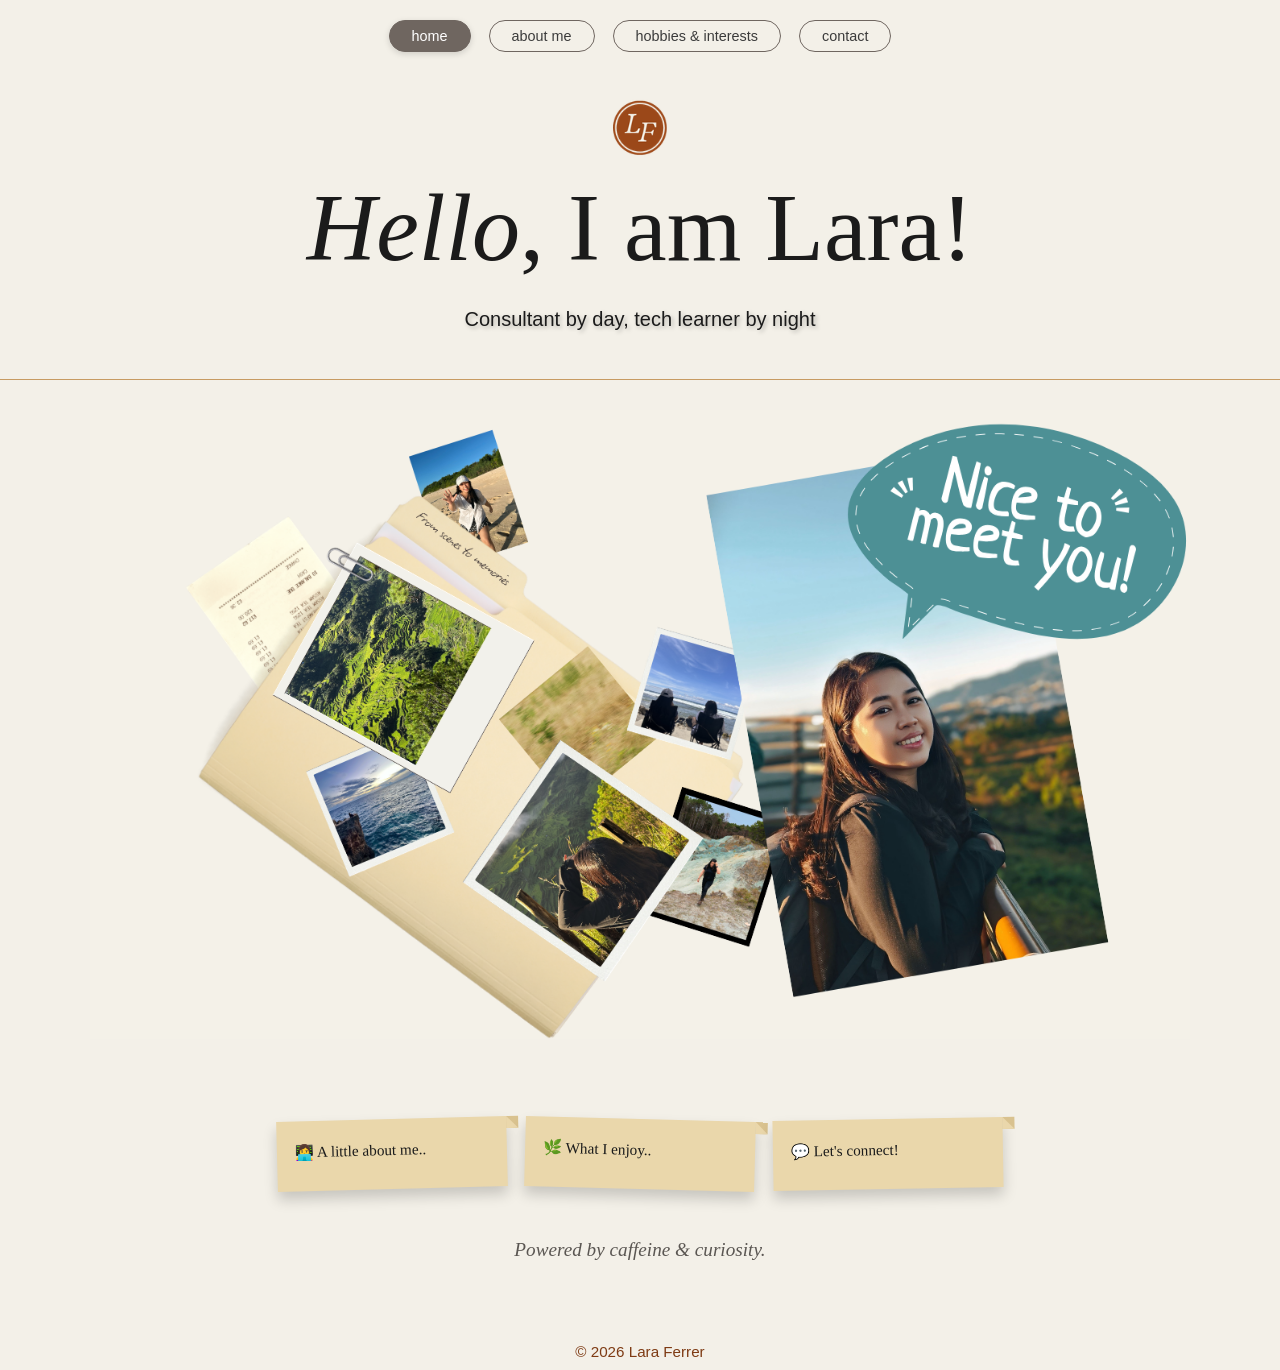
<file: index.html>
<!DOCTYPE html>
<html lang="en">
<head>
  <meta charset="UTF-8">
  <meta name="viewport" content="width=device-width, initial-scale=1.0">
  <title>Lara Ferrer</title>
  <link rel="stylesheet" href="css/style.css">
</head>
<body class="theme-light">

  <header class="topbar">
    <div class="topbar-inner">
      <nav class="topnav" id="topnav">
        <a href="index.html" class="active">Home</a>
        <a href="about.html">About Me</a>
        <a href="hobbies.html">Hobbies &amp; Interests</a>
        <a href="contact.html">Contact</a>
      </nav>
    </div>
  </header>

  <main class="page home-page">
    <section class="home-hero fade-item">
      <img src="images/L.png" alt="Lara Ferrer logo" class="logo">

      <h1 class="hero-title">
        <span class="hello-italic">Hello</span>, I am <span class="underline-word">Lara</span>!
      </h1>

      <p class="hero-subtitle">Consultant by day, tech learner by night</p>
    </section>

    <div class="divider-line"></div>

    <section class="home-collage fade-item">
  <div class="home-photo-box">
    <img src="images/collage.png" alt="Travel collage" class="collage-image">
  </div>
</section>

<section class="home-links">
  <a href="about.html" class="home-link-card">
    <p>👩‍💻 A little about me..</p>
  </a>

  <a href="hobbies.html" class="home-link-card">
    <p>🌿 What I enjoy..</p>
  </a>

  <a href="contact.html" class="home-link-card">
    <p>💬 Let's connect!</p>
  </a>
</section>

    <section class="quote-section">
      <p class="quote-text">Powered by caffeine &amp; curiosity.</p>
    </section>
  </main>

  <footer class="site-footer">
    <p>&copy; 2026 Lara Ferrer</p>
  </footer>

  <script src="script.js"></script>
</body>
</html>
</file>
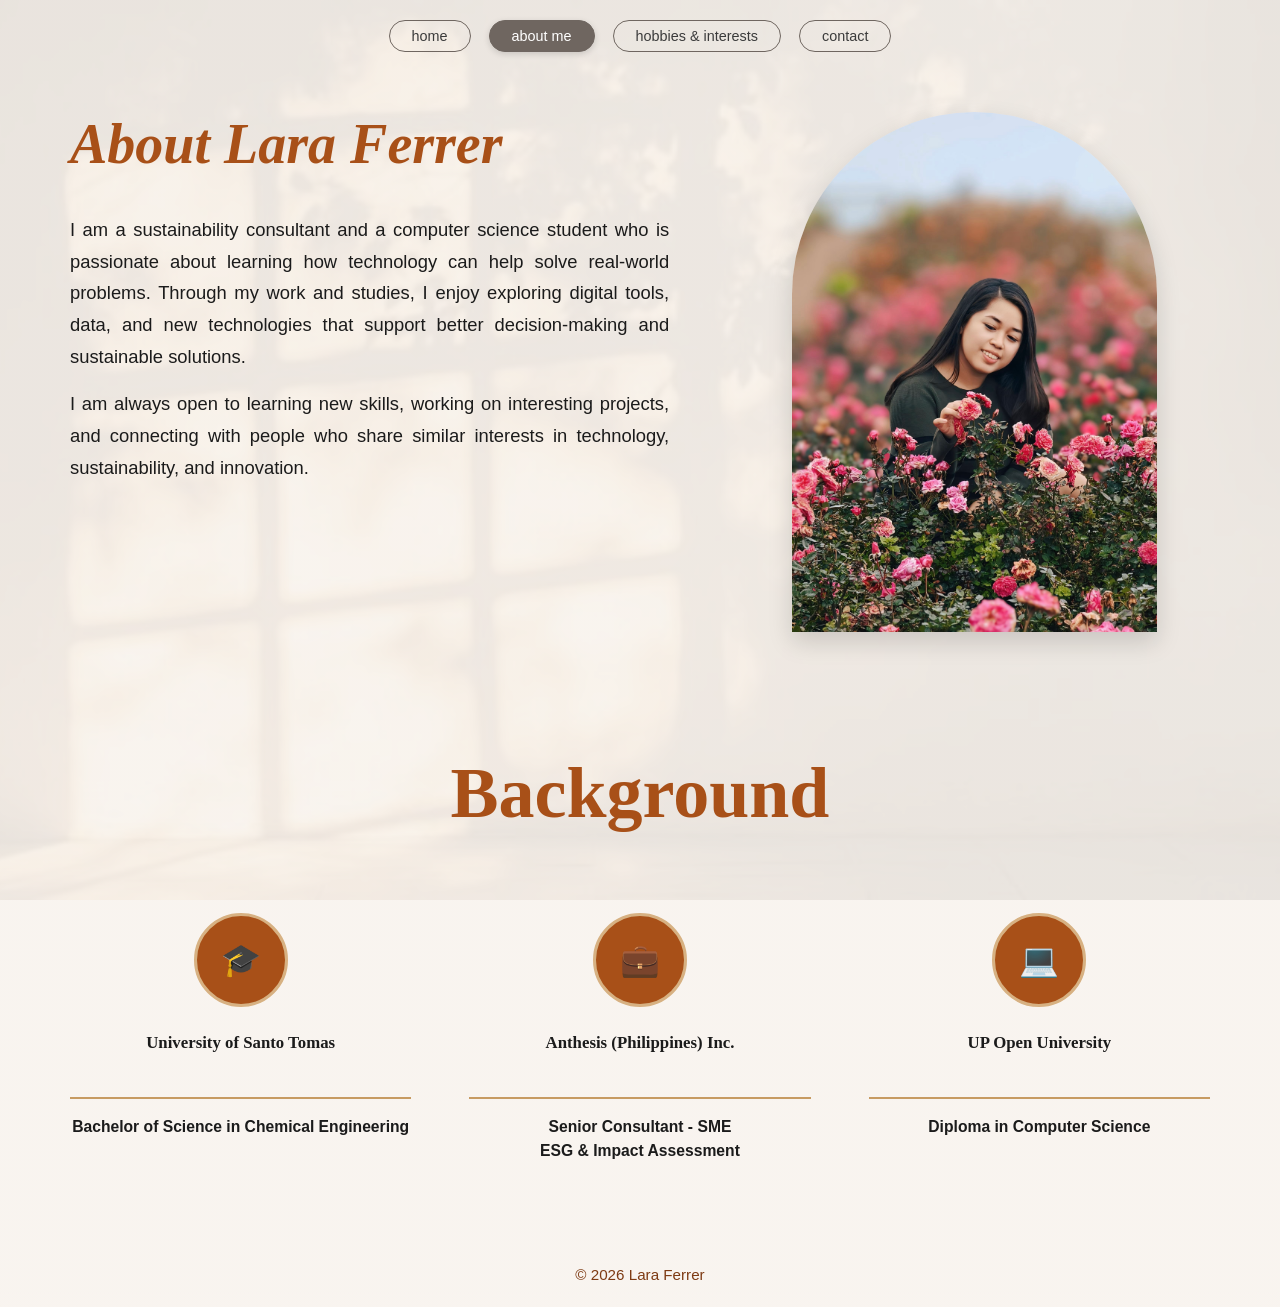
<file: about.html>
<!DOCTYPE html>
<html lang="en">
<head>
  <meta charset="UTF-8">
  <meta name="viewport" content="width=device-width, initial-scale=1.0">
    <link rel="stylesheet" href="css/style.css">
</head>
<body class="theme-light about-theme">

  <header class="topbar">
    <div class="topbar-inner">
            <nav class="topnav" id="topnav">
        <a href="index.html">Home</a>
        <a href="about.html" class="active">About Me</a>
        <a href="hobbies.html">Hobbies &amp; Interests</a>
        <a href="contact.html">Contact</a>
      </nav>

      <button class="menu-btn" id="menuBtn" aria-label="Open menu">☰</button>
    </div>
  </header>

  <main class="page about-page">
    <section class="about-top fade-item">
      <div class="about-text-block">
        <h1 class="about-title">
  <span class="underline-word">About</span> Lara Ferrer
</h1>

        <p>
          I am a sustainability consultant and a computer science student who is
          passionate about learning how technology can help solve real-world
          problems. Through my work and studies, I enjoy exploring digital tools,
          data, and new technologies that support better decision-making and
          sustainable solutions.
        </p>

        <p>
          I am always open to learning new skills, working on interesting
          projects, and connecting with people who share similar interests in
          technology, sustainability, and innovation.
        </p>
      </div>

      <div class="about-image-block">
        <img src="images/about-photo.jpg" alt="Lara in a flower garden" class="about-photo">
      </div>
    </section>

    <section class="background-section fade-item">
      <h2 class="section-heading accent-heading">Background</h2>

      <div class="background-grid">
        <article class="background-card">
          <div class="round-icon">🎓</div>
          <h3>University of Santo Tomas</h3>
          <div class="card-line"></div>
          <p>Bachelor of Science in Chemical Engineering</p>
          <img src="images/about1.JPG" class="hover-image">
        </article>

        <article class="background-card">
          <div class="round-icon">💼</div>
          <h3>Anthesis (Philippines) Inc.</h3>
          <div class="card-line"></div>
          <p>Senior Consultant - SME<br>ESG &amp; Impact Assessment</p>
          <img src="images/about2.JPG" class="hover-image">
        </article>

        <article class="background-card">
          <div class="round-icon">💻</div>
          <h3>UP Open University</h3>
          <div class="card-line"></div>
          <p>Diploma in Computer Science</p>
          <img src="images/about3.png" class="hover-image">
        </article>
      </div>
    </section>
  </main>

  <footer class="site-footer">
    <p>&copy; 2026 Lara Ferrer</p>
  </footer>

  <script src="script.js"></script>
</body>
</html>
</file>
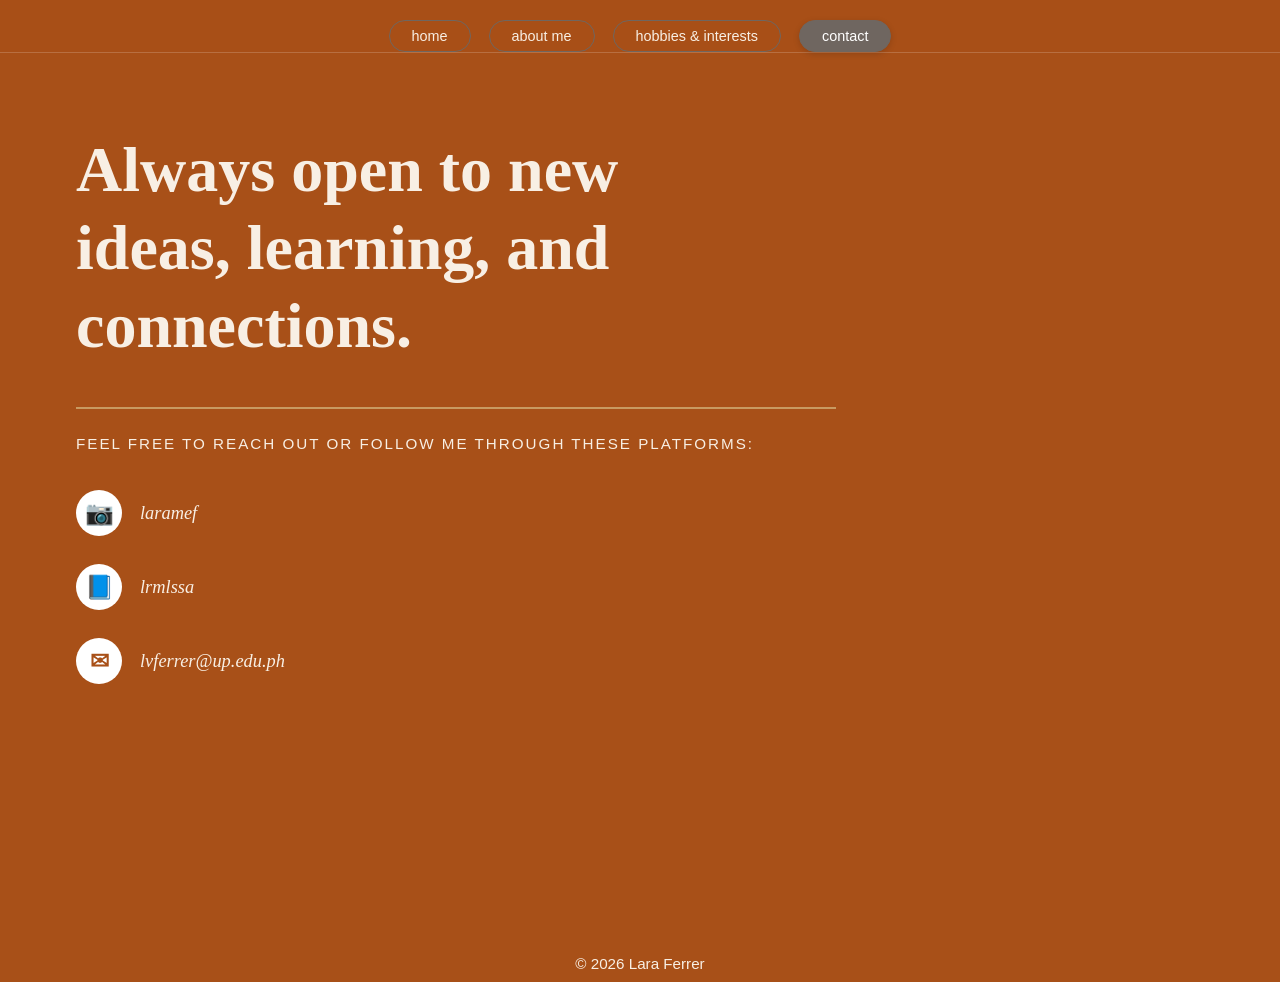
<file: contact.html>
<!DOCTYPE html>
<html lang="en">
<head>
  <meta charset="UTF-8">
  <meta name="viewport" content="width=device-width, initial-scale=1.0">
  <title>Lara Ferrer | Contact</title>
  <link rel="stylesheet" href="css/style.css">
</head>
<body class="theme-orange">

  <header class="topbar topbar-orange">
    <div class="topbar-inner">
            <nav class="topnav topnav-light" id="topnav">
        <a href="index.html">Home</a>
        <a href="about.html">About Me</a>
        <a href="hobbies.html">Hobbies &amp; Interests</a>
        <a href="contact.html" class="active">Contact</a>
      </nav>

      <button class="menu-btn menu-btn-light" id="menuBtn" aria-label="Open menu">☰</button>
    </div>
  </header>

  <main class="page contact-page">
    <section class="contact-wrapper fade-item">
      <h1 class="contact-title">
        Always open to new<br>
        ideas, learning, and<br>
        connections.
      </h1>

      <div class="contact-line-group">
        <div class="contact-line short-line"></div>
        <div class="contact-line long-line"></div>
      </div>

      <p class="contact-text">
        FEEL FREE TO REACH OUT OR FOLLOW ME THROUGH THESE PLATFORMS:
      </p>

      <div class="contact-list">
        <div class="contact-item">
          <span class="contact-icon">📷</span>
          <a href="https://instagram.com/" target="_blank">laramef</a>
        </div>

        <div class="contact-item">
          <span class="contact-icon">📘</span>
          <a href="https://facebook.com/" target="_blank">lrmlssa</a>
        </div>

        <div class="contact-item">
          <span class="contact-icon">✉</span>
          <a href="mailto:lvferrer@up.edu.ph">lvferrer@up.edu.ph</a>
        </div>
      </div>
    </section>
  </main>

  <footer class="site-footer site-footer-orange">
    <p>&copy; 2026 Lara Ferrer</p>
  </footer>

  <script src="script.js"></script>
</body>
</html>
</file>
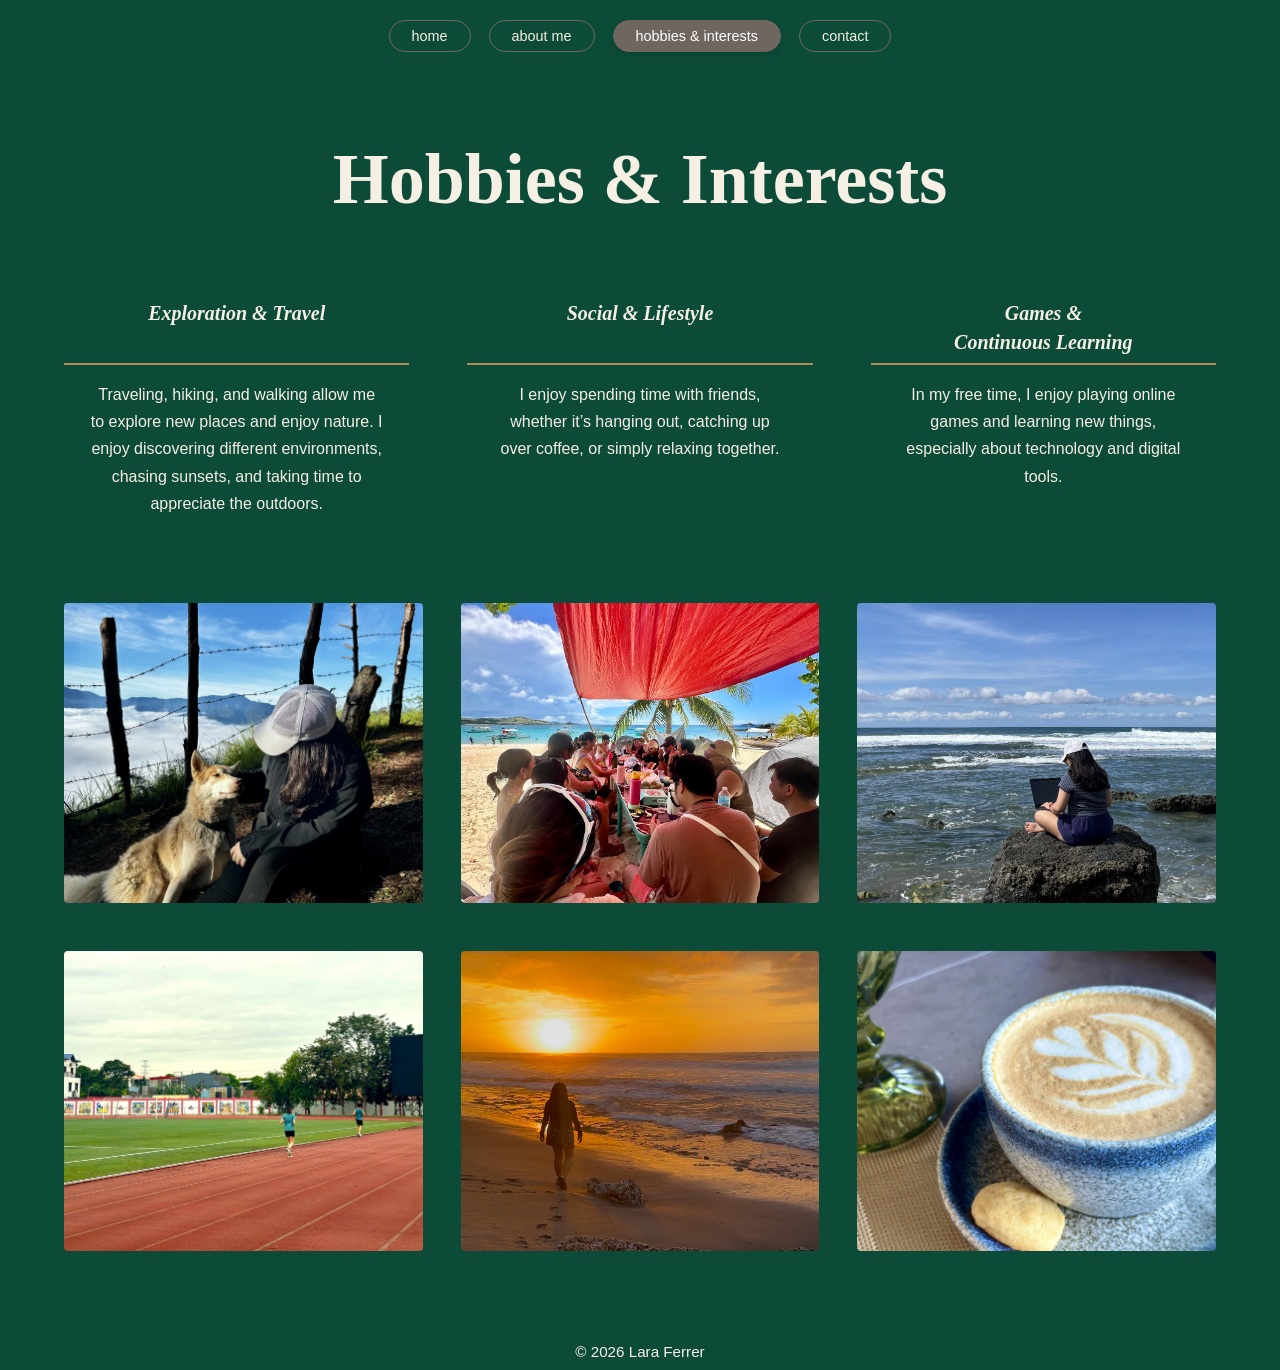
<file: hobbies.html>
<!DOCTYPE html>
<html lang="en">
<head>
  <meta charset="UTF-8">
  <meta name="viewport" content="width=device-width, initial-scale=1.0">
  <title>Lara Ferrer | Hobbies & Interests</title>
  <link rel="stylesheet" href="css/style.css">
</head>
<body class="theme-green">

  <header class="topbar topbar-dark">
    <div class="topbar-inner">
            <nav class="topnav topnav-light" id="topnav">
        <a href="index.html">Home</a>
        <a href="about.html">About Me</a>
        <a href="hobbies.html" class="active">Hobbies &amp; Interests</a>
        <a href="contact.html">Contact</a>
      </nav>

      <button class="menu-btn menu-btn-light" id="menuBtn" aria-label="Open menu">☰</button>
    </div>
  </header>

  <main class="page hobbies-page">
    <section class="hobbies-header fade-item">
      <h1 class="section-heading light-heading">Hobbies &amp; Interests</h1>
    </section>

    <section class="hobby-columns fade-item">
      <article class="hobby-card">
        <h2>Exploration &amp; Travel</h2>
        <div class="card-line gold-line"></div>
        <p>
          Traveling, hiking, and walking allow me to explore new places and enjoy
          nature. I enjoy discovering different environments, chasing sunsets,
          and taking time to appreciate the outdoors.
        </p>
      </article>

      <article class="hobby-card">
        <h2>Social &amp; Lifestyle</h2>
        <div class="card-line gold-line"></div>
        <p>
          I enjoy spending time with friends, whether it’s hanging out, catching
          up over coffee, or simply relaxing together.
        </p>
      </article>

      <article class="hobby-card">
        <h2>Games &amp;<br>Continuous Learning</h2>
        <div class="card-line gold-line"></div>
        <p>
          In my free time, I enjoy playing online games and learning new things,
          especially about technology and digital tools.
        </p>
      </article>
    </section>

    <section class="gallery-grid fade-item">
      <img src="images/hobby1.jpg" alt="Travel and hiking photo">
      <img src="images/hobby2.jpg" alt="Friends and social gathering photo">
      <img src="images/hobby3.jpg" alt="Beach and outdoor photo">
      <img src="images/hobby4.jpg" alt="Walking or exercise photo">
      <img src="images/hobby5.JPG" alt="Sunset photo">
      <img src="images/hobby6.jpg" alt="Coffee photo">
    </section>
  </main>

  <footer class="site-footer site-footer-dark">
    <p>&copy; 2026 Lara Ferrer</p>
  </footer>

  <script src="script.js"></script>
</body>
</html>
</file>
<file: css/style.css>
/* =========================
   RESET
========================= */
* {
  margin: 0;
  padding: 0;
  box-sizing: border-box;
}

html {
  scroll-behavior: smooth;
}

body {
  font-family: Arial, Helvetica, sans-serif;
}

img {
  display: block;
  max-width: 100%;
}

a {
  text-decoration: none;
}

/* =========================
   THEMES
========================= */
.theme-light {
  background: #f3f0e8;
  color: #1b1b1b;
}

.theme-green {
  background: #0c4b38;
  color: #f5efe4;
}

.theme-orange {
  background: #a85018;
  color: #f8efe4;
}

/* =========================
   TOP BAR
========================= */
.topbar {
  padding-top: 20px;
  border-bottom: none;
}

.topbar-dark {
  background: rgba(12, 75, 56, 0.95);
  border-bottom: none;
}

.topbar-orange {
  background: rgba(168, 80, 24, 0.95);
  border-bottom: 1px solid rgba(255, 255, 255, 0.18);
}

.topbar-inner {
  display: flex;
  justify-content: center;
  align-items: center;
}

.topnav {
  display: flex;
  justify-content: center;
  gap: 18px;
}

.topnav a {
  color: #3b3b3b;
  border: 1.5px solid #6f6660;
  padding: 7px 22px;
  border-radius: 25px;
  font-size: 0.9rem;
  text-transform: lowercase;
  transition: all 0.25s ease;
}

.topnav-light a {
  color: #f8efe4;
}

.topnav a:hover {
  background-color: #6f6660;
  color: white;
  transform: translateY(-2px);
  box-shadow: 0 4px 10px rgba(0, 0, 0, 0.15);
}

.topnav a.active {
  background-color: #6f6660;
  color: white;
  box-shadow: 0 2px 6px rgba(0, 0, 0, 0.15);
}

.menu-btn {
  display: none;
  background: none;
  border: none;
  font-size: 1.5rem;
  cursor: pointer;
  color: #7e3b14;
}

.menu-btn-light {
  color: #f8efe4;
}

/* =========================
   PAGE WRAPPER
========================= */
.page {
  max-width: 1366px;
  margin: 0 auto;
  min-height: 100vh;
}

/* =========================
   HOME
========================= */
.home-page {
  padding: 10px 20px 80px;
}

.home-hero {
  min-height: auto;
  text-align: center;
  padding: 18px 20px 28px;
}

.logo {
  width: 60px;
  height: 60px;
  object-fit: contain;
  margin: 18px auto 18px;
}

.hero-title {
  font-family: Georgia, "Times New Roman", serif;
  font-size: 6rem;
  font-weight: 500;
  line-height: 1.08;
  margin-bottom: 28px;
}

.hello-italic {
  font-style: italic;
}

.underline-word {
  position: relative;
  display: inline-block;
}

.underline-word::after {
  content: "";
  position: absolute;
  left: 0;
  bottom: -10px;
  width: 0;
  height: 16px;
  border-bottom: 3px solid #1b1b1b;
  border-radius: 50%;
  transform: rotate(-2deg);
  animation: scribbleUnderline 3s ease-in-out infinite;
}

.underline-word::before {
  content: "";
  position: absolute;
  left: 6px;
  bottom: -16px;
  width: 0;
  height: 14px;
  border-bottom: 2px solid #1b1b1b;
  border-radius: 50%;
  transform: rotate(1deg);
  animation: scribbleUnderline2 3s ease-in-out infinite;
}

@keyframes scribbleUnderline {
  0% {
    width: 0;
    opacity: 0;
  }
  40% {
    width: 100%;
    opacity: 1;
  }
  80% {
    width: 100%;
    opacity: 1;
  }
  100% {
    width: 0;
    opacity: 0;
  }
}

@keyframes scribbleUnderline2 {
  0% {
    width: 0;
    opacity: 0;
  }
  40% {
    width: 92%;
    opacity: 1;
  }
  80% {
    width: 92%;
    opacity: 1;
  }
  100% {
    width: 0;
    opacity: 0;
  }
}

.hero-subtitle {
  font-size: 1.25rem;
  margin-bottom: 10px;
  text-shadow: 2px 2px 4px rgba(0,0,0,0.25);
}

.home-collage {
  padding-top: 20px;
  margin-top: 10px;
  margin-bottom: 80px;
  display: flex;
  justify-content: center;
}

.home-photo-box {
  position: relative;
  width: fit-content;
}

.collage-image {
  width: 100%;
  max-width: 1100px;
  height: auto;
  display: block;
}

.divider-line {
  width: 100vw;
  height: 1px;
  background: #c79b62;
  margin: 10px 0;
  position: relative;
  left: 50%;
  right: 50%;
  margin-left: -50vw;
  margin-right: -50vw;
}

.quote-section {
  text-align: center;
  margin: 5px 0 0;
}

.quote-text {
  font-family: Georgia, "Times New Roman", serif;
  font-style: italic;
  font-size: 1.2rem;
  color: #5a5652;
}

.home-links {
  display: flex;
  justify-content: center;
  gap: 18px;
  flex-wrap: wrap;
  margin: 40px 0 50px;
}

.home-link-card {
  display: block;
  width: 230px;
  min-height: 66px;
  background: #ead7ab;
  color: #1b1b1b;
  padding: 22px 18px;
  box-shadow: 0 6px 12px rgba(0, 0, 0, 0.18);
  position: relative;
  transition: transform 0.25s ease, box-shadow 0.25s ease;
}

.home-link-card::after {
  content: "";
  position: absolute;
  top: 0;
  right: -12px;
  width: 0;
  height: 0;
  border-top: 12px solid #d9c28f;
  border-left: 12px solid #ead7ab;
}

.home-link-card p {
  font-size: 0.95rem;
  line-height: 1.4;
}

.home-link-card:hover {
  transform: translateY(-4px);
  box-shadow: 0 10px 18px rgba(0, 0, 0, 0.2);
}

.home-link-card {
  display: block;
  width: 230px;
  min-height: 70px;
  background: #ead7ab;
  color: #1b1b1b;
  padding: 20px 18px;
  box-shadow: 0 8px 14px rgba(0,0,0,0.18);
  transform: rotate(-1.5deg);
  transition: transform 0.25s ease, box-shadow 0.25s ease;
  font-family: Georgia, "Times New Roman", serif;
  font-size: 1.05rem;
}
.home-link-card:nth-child(2){
  transform: rotate(1.5deg);
}

.home-link-card:nth-child(3){
  transform: rotate(-1deg);
}
.home-link-card:hover{
  transform: rotate(0deg) translateY(-6px);
  box-shadow: 0 12px 20px rgba(0,0,0,0.25);
}

/* =========================
   ABOUT
========================= */
.about-theme {
  background:
    linear-gradient(rgba(248, 243, 238, 0.92), rgba(248, 243, 238, 0.92)),
    url("../images/about-bg.jpg") center/cover no-repeat fixed;
}

.about-page {
  padding: 60px 70px 100px;
}

.about-top {
  display: grid;
  grid-template-columns: 1.12fr 0.88fr;
  gap: 70px;
  align-items: start;
  margin-bottom: 120px;
}

.about-title {
  color: #a85018;
  font-family: Georgia, "Times New Roman", serif;
  font-size: 3.5rem;
  font-style: italic;
  font-weight: 700;
  margin-bottom: 38px;
  display: inline-block;
  position: relative;
}

.about-text-block p {
  max-width: 600px;
  margin-bottom: 16px;
  font-size: 1.15rem;
  line-height: 1.72;
  text-align: justify;
  text-justify: inter-word;
}

.about-image-block {
  display: flex;
  justify-content: center;
}

.about-photo {
  width: 365px;
  height: 520px;
  object-fit: cover;
  border-radius: 185px 185px 0 0;
  box-shadow: 0 10px 25px rgba(0, 0, 0, 0.15);
}

.section-heading {
  margin-bottom: 20px;
  font-family: Georgia, "Times New Roman", serif;
  font-size: 4.5rem;
  text-align: center;
}

.accent-heading {
  color: #a85018;
}

.background-grid {
  display: grid;
  grid-template-columns: repeat(3, 1fr);
  gap: 58px;
  margin-top: 78px;
}

.background-card {
  text-align: center;
  position: relative;
  transition: transform 0.25s ease;
}

.background-card:hover {
  transform: translateY(-6px);
}

.hover-image {
  position: absolute;
  top: 47px;              
  left: 50%;
  transform: translateX(-50%);
  width: 260px;
  border-radius: 12px;
  opacity: 0;
  pointer-events: none;
  transition: opacity 0.35s ease, transform 0.35s ease;
  box-shadow: 0 12px 30px rgba(0,0,0,0.25);
  z-index: 5;
}

.background-card:hover .hover-image {
  opacity: 1;
  transform: translateX(-50%) scale(1.02);
}

.round-icon {
  width: 94px;
  height: 94px;
  margin: 0 auto 26px;
  border-radius: 50%;
  border: 3px solid #d7b182;
  background: #a85018;
  color: #ffffff;
  font-size: 2rem;
  display: flex;
  align-items: center;
  justify-content: center;
}

.background-card h3 {
  min-height: 52px;
  margin-bottom: 12px;
  font-family: Georgia, "Times New Roman", serif;
  font-size: 1.05rem;
}

.card-line {
  width: 100%;
  height: 2px;
  margin: 0 auto 16px;
  background: #c79b62;
}

.background-card p {
  font-size: 0.98rem;
  line-height: 1.55;
  font-weight: 700;
}

/* =========================
   HOBBIES
========================= */
.hobbies-page {
  padding: 86px 64px 90px;
}

.hobbies-header {
  margin-bottom: 78px;
}

.light-heading {
  color: #f5efe4;
}

.hobby-columns {
  display: grid;
  grid-template-columns: repeat(3, 1fr);
  gap: 58px;
  margin-bottom: 86px;
}

.hobby-card {
  text-align: center;
}

.hobby-card h2 {
  color: #f5efe4;
  font-family: Georgia, "Times New Roman", serif;
  font-size: 1.25rem;
  font-style: italic;
  font-weight: 700;
  line-height: 1.45;
  min-height: 64px;
}

.gold-line {
  background: #b98b54;
}

.hobby-card p {
  color: #f5efe4;
  font-size: 1rem;
  line-height: 1.7;
  max-width: 292px;
  margin: 0 auto;
}

.gallery-grid {
  display: grid;
  grid-template-columns: repeat(3, 1fr);
  gap: 48px 38px;
}

.gallery-grid img {
  width: 100%;
  height: 300px;
  object-fit: cover;
  object-position: center;
  border-radius: 4px;
  transition: transform 0.3s ease;
}

.gallery-grid img:hover {
  transform: scale(1.05);
}

/* =========================
   CONTACT
========================= */
.contact-page {
  padding: 78px 76px 90px;
}

.contact-wrapper {
  max-width: 760px;
}

.contact-title {
  font-family: Georgia, "Times New Roman", serif;
  font-size: 4rem;
  font-weight: 700;
  line-height: 1.22;
  margin-bottom: 42px;
}

.contact-line-group {
  display: flex;
  align-items: center;
  margin-bottom: 26px;
}

.contact-line {
  height: 2px;
  background: #c89a61;
}

.short-line {
  width: 600px;
}

.long-line {
  width: 260px;
}

.contact-text {
  font-size: 0.95rem;
  letter-spacing: 2px;
  margin-bottom: 38px;
}

.contact-list {
  display: flex;
  flex-direction: column;
  gap: 28px;
}

.contact-item {
  display: flex;
  align-items: center;
  gap: 18px;
}

.contact-icon {
  width: 46px;
  height: 46px;
  border-radius: 50%;
  background: #ffffff;
  color: #a85018;
  display: flex;
  align-items: center;
  justify-content: center;
  font-size: 1.45rem;
  font-weight: 700;
}

.contact-item a {
  color: #f8efe4;
  font-family: Georgia, "Times New Roman", serif;
  font-size: 1.15rem;
  font-style: italic;
}

.contact-item a:hover {
  text-decoration: underline;
}

/* =========================
   FOOTER
========================= */
.site-footer {
  text-align: center;
  padding: 2px 0 10px;
  font-size: 0.95rem;
  color: #7e3b14;
}

.site-footer-dark,
.site-footer-orange {
  color: #f8efe4;
}

/* =========================
   FADE IN
========================= */
.fade-item {
  opacity: 0;
  transform: translateY(18px);
  transition: opacity 0.7s ease, transform 0.7s ease;
}

.fade-item.show {
  opacity: 1;
  transform: translateY(0);
}

/* =========================
   RESPONSIVE
========================= */
@media (max-width: 1100px) {
  .about-top,
  .background-grid,
  .hobby-columns,
  .gallery-grid {
    grid-template-columns: 1fr;
  }

  .hero-title {
    font-size: 4.7rem;
  }
}

@media (max-width: 768px) {
  .topbar-inner {
    flex-wrap: wrap;
    gap: 12px;
  }

  .menu-btn {
    display: block;
  }

  .topnav {
    display: none;
    width: 100%;
    flex-direction: column;
    gap: 14px;
    padding-top: 10px;
  }

  .topnav.open {
    display: flex;
  }

  .page,
  .about-page,
  .hobbies-page,
  .contact-page,
  .home-page {
    padding-left: 24px;
    padding-right: 24px;
  }

  .logo {
    margin-bottom: 60px;
  }

  .hero-title {
    font-size: 3.2rem;
  }

  .hero-subtitle {
    font-size: 1rem;
    margin-bottom: 30px;
  }

  .section-heading {
    font-size: 2.8rem;
  }

  .about-title {
    font-size: 2.5rem;
  }

  .scribble-title::before {
    width: 150px;
    height: 56px;
  }

  .about-photo {
    width: 290px;
    height: 420px;
  }

  .gallery-grid img {
    height: 240px;
  }

  .contact-title {
    font-size: 2.6rem;
  }

  .short-line {
    width: 220px;
  }

  .long-line {
    width: 100px;
  }

  .contact-item a {
    font-size: 1rem;
    word-break: break-word;
  }
}
</file>
